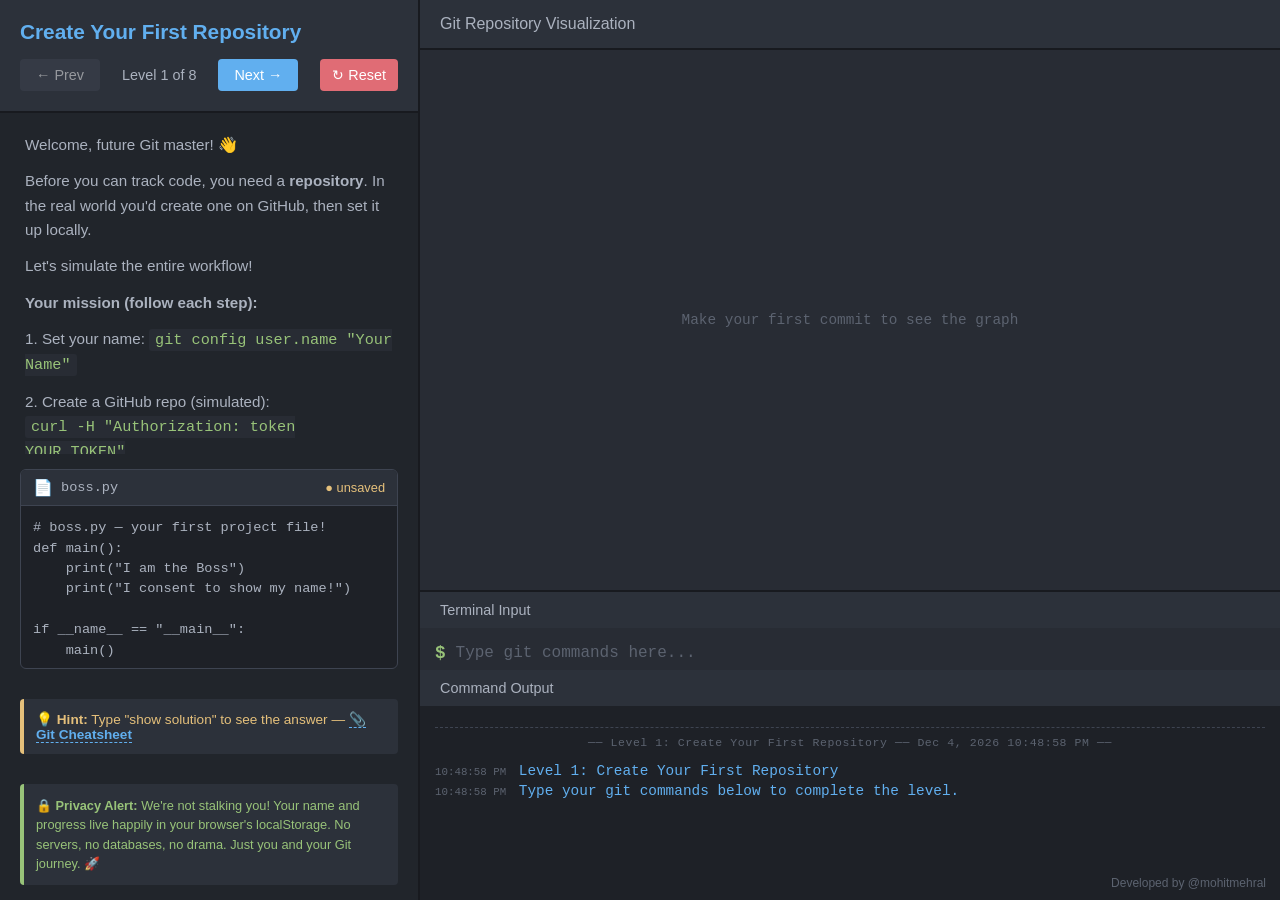
<file: index.html>
<!DOCTYPE html>
<html lang="en">
<head>
    <meta charset="UTF-8">
    <meta name="viewport" content="width=device-width, initial-scale=1.0">
    <meta name="description" content="Learn Git branching and merging with a free interactive tutorial. Practice git commit, branch, checkout, and merge in a visual terminal — no install needed. Perfect for beginners.">
    <meta name="keywords" content="learn git interactive, git branching tutorial, git merge tutorial, git commands practice, git visualization, free git tutorial, git for beginners, interactive git terminal, git branch and merge, version control tutorial">
    <meta name="author" content="Git Learning Platform">
    <meta name="robots" content="index, follow">
    <meta name="theme-color" content="#282c34">

    <!-- Open Graph -->
    <meta property="og:title" content="Learn Git Branching — Free Interactive Git Tutorial">
    <meta property="og:description" content="Practice git commit, branch, checkout and merge in a live visual terminal. 8 progressive levels, no install needed. The fastest way to learn Git branching.">
    <meta property="og:type" content="website">
    <meta property="og:url" content="https://copilot-founder.github.io/gitlearn/">
    <meta property="og:image" content="https://copilot-founder.github.io/gitlearn/preview.png">
    <meta property="og:image:width" content="1200">
    <meta property="og:image:height" content="630">
    <meta property="og:site_name" content="GitLearn">

    <!-- Twitter Card -->
    <meta name="twitter:card" content="summary_large_image">
    <meta name="twitter:title" content="Learn Git Branching — Free Interactive Git Tutorial">
    <meta name="twitter:description" content="Practice git commit, branch, checkout and merge in a live visual terminal. 8 levels, no install needed.">
    <meta name="twitter:image" content="https://copilot-founder.github.io/gitlearn/preview.png">

    <link rel="canonical" href="https://copilot-founder.github.io/gitlearn/">

    <!-- JSON-LD Structured Data -->
    <script type="application/ld+json">
    {
      "@context": "https://schema.org",
      "@type": "LearningResource",
      "name": "Learn Git Branching — Interactive Git Tutorial",
      "description": "A free interactive tutorial to learn Git branching, merging, and version control through 8 hands-on levels with a visual terminal and live commit graph.",
      "url": "https://copilot-founder.github.io/gitlearn/",
      "educationalLevel": "Beginner",
      "learningResourceType": "Interactive",
      "teaches": ["git commit", "git branch", "git checkout", "git merge", "version control", "Git branching"],
      "inLanguage": "en",
      "isAccessibleForFree": true,
      "author": { "@type": "Person", "name": "Mohit M" }
    }
    </script>
    
    <!-- Google tag (gtag.js) -->
    <script async src="https://www.googletagmanager.com/gtag/js?id=G-45XH9M6KTH"></script>
    <script>
      window.dataLayer = window.dataLayer || [];
      function gtag(){dataLayer.push(arguments);}
      gtag('js', new Date());
      gtag('config', 'G-45XH9M6KTH');
    </script>
    
    <!-- Google AdSense -->
    <script async src="https://pagead2.googlesyndication.com/pagead/js/adsbygoogle.js?client=ca-pub-5228411604893151"
     crossorigin="anonymous"></script>

    <title>Learn Git Branching — Free Interactive Git Tutorial | Practice git commit, branch, merge</title>
    <link rel="stylesheet" href="style.css">
</head>
<body>
    <h1 class="seo-h1">Learn Git Branching — Free Interactive Git Tutorial</h1>
    <div class="app-container">
        <div class="left-panel">
            <div class="level-header">
                <h2 id="level-title">Introduction to Git Commits</h2>
                <div class="level-nav">
                    <button id="prev-btn" class="nav-btn" aria-label="Previous level">← Prev</button>
                    <span id="level-indicator">Level 1 of 8</span>
                    <button id="next-btn" class="nav-btn" aria-label="Next level">Next →</button>
                    <button id="reset-btn" class="reset-btn" aria-label="Reset">↻ Reset</button>
                </div>
            </div>
            <div class="instructions" id="instructions"></div>
            <div id="code-editor" class="code-editor hidden">
                <div class="code-header">
                    <span class="file-icon">📄</span>
                    <span class="file-name">boss.py</span>
                    <span id="save-indicator" class="unsaved-indicator">● unsaved</span>
                </div>
                <pre id="code-content" class="code-content"></pre>
            </div>
            <div class="hint-box" id="hint">
                💡 <strong>Hint:</strong> Type "show solution" to see the answer &mdash; <a href="git-cheatsheet.png" download="git-cheatsheet.png" class="cheatsheet-link">📎 Git Cheatsheet</a>
            </div>
            <div class="privacy-note">
                🔒 <strong>Privacy Alert:</strong> We're not stalking you! Your name and progress live happily in your browser's localStorage. No servers, no databases, no drama. Just you and your Git journey. 🚀
            </div>
        </div>
        
        <div class="right-panel">
            <div class="visualization-container">
                <div class="viz-header">
                    <div class="viz-title-section">
                        <span>Git Repository Visualization</span>
                        <div id="viz-user-badge" class="viz-user-badge hidden">
                            <span class="badge-icon">👤</span>
                            <span id="viz-user-name"></span>
                        </div>
                    </div>
                    <div class="viz-controls"></div>
                </div>
                <div class="git-viz" id="git-viz" role="img" aria-label="Git commit tree visualization"></div>
            </div>
            
            <div class="terminal-container">
                <div class="terminal-header">Terminal Input</div>
                <div class="terminal-input-line">
                    <span class="prompt" aria-hidden="true">$</span>
                    <input type="text" id="command-input" placeholder="Type git commands here..." autocomplete="off" spellcheck="false" aria-label="Git command input">
                </div>
            </div>
            
            <div class="output-container">
                <div class="output-header">Command Output</div>
                <div class="terminal-output" id="output" role="log" aria-live="polite"></div>
            </div>
        </div>
    </div>
    <a href="https://github.com/mohitmehral" target="_blank" rel="noopener noreferrer" class="dev-credit">Developed by @mohitmehral</a>
    <script src="app.js"></script>
</body>
</html>
</file>
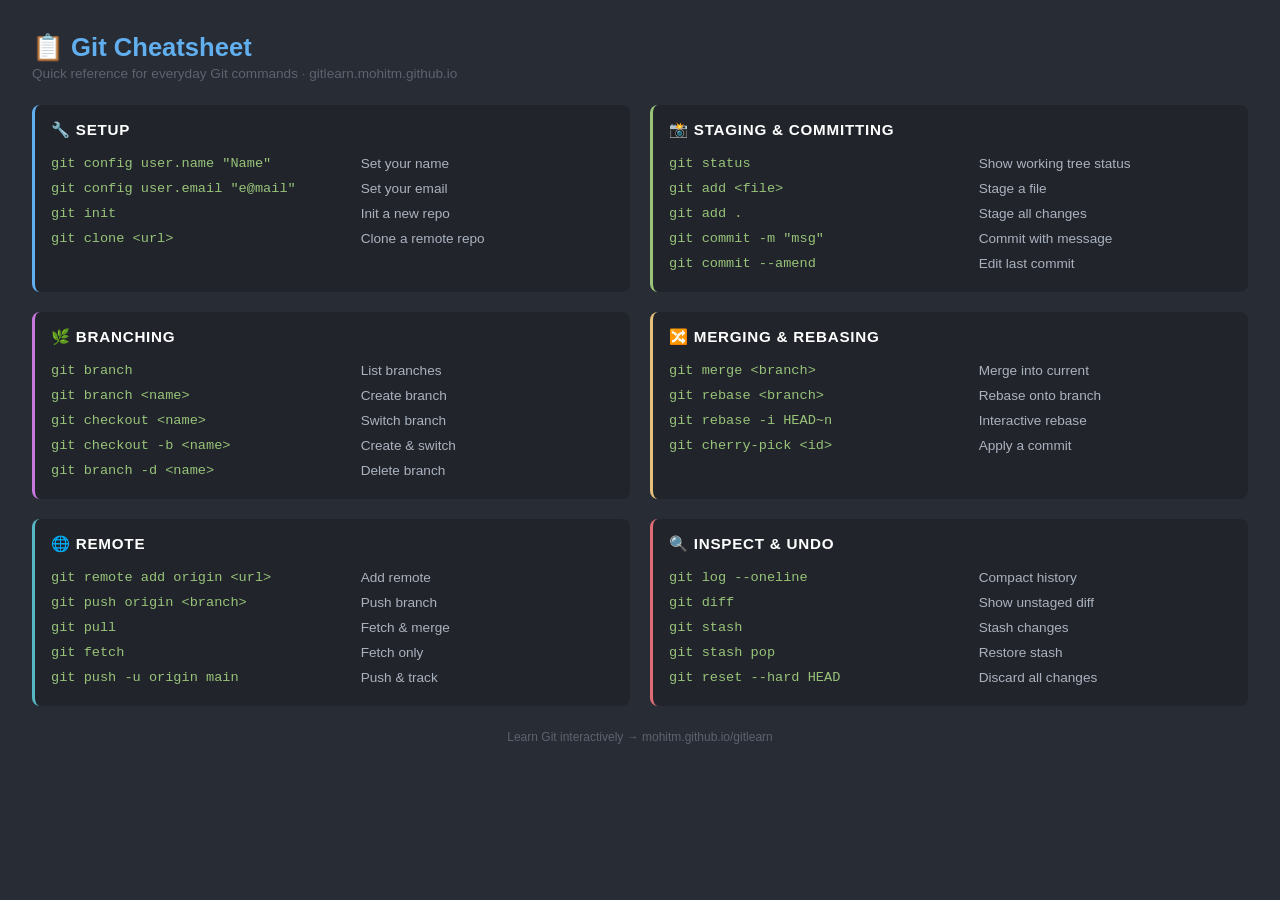
<file: git-cheatsheet.html>
<!DOCTYPE html>
<html lang="en">
<head>
<meta charset="UTF-8">
<title>Git Cheatsheet</title>
<!-- Google AdSense -->
<script async src="https://pagead2.googlesyndication.com/pagead/js/adsbygoogle.js?client=ca-pub-5228411604893151"
 crossorigin="anonymous"></script>
<style>
  * { margin: 0; padding: 0; box-sizing: border-box; }
  body { font-family: 'Segoe UI', Arial, sans-serif; background: #282c34; color: #abb2bf; padding: 32px; }
  h1 { color: #61afef; font-size: 1.6em; margin-bottom: 4px; }
  .subtitle { color: #5c6370; font-size: 0.85em; margin-bottom: 24px; }
  .grid { display: grid; grid-template-columns: 1fr 1fr; gap: 20px; }
  .section { background: #21252b; border-radius: 8px; padding: 16px; border-left: 3px solid #61afef; }
  .section:nth-child(2) { border-color: #98c379; }
  .section:nth-child(3) { border-color: #c678dd; }
  .section:nth-child(4) { border-color: #e5c07b; }
  .section:nth-child(5) { border-color: #56b6c2; }
  .section:nth-child(6) { border-color: #e06c75; }
  h2 { font-size: 0.95em; color: #fff; margin-bottom: 12px; text-transform: uppercase; letter-spacing: 0.05em; }
  table { width: 100%; border-collapse: collapse; }
  td { padding: 5px 0; font-size: 0.85em; vertical-align: top; }
  td:first-child { font-family: 'Courier New', monospace; color: #98c379; width: 55%; padding-right: 8px; }
  td:last-child { color: #abb2bf; }
  .footer { margin-top: 24px; text-align: center; color: #5c6370; font-size: 0.75em; }
  @media (max-width: 600px) {
    body { padding: 16px; }
    h1 { font-size: 1.3em; }
    .grid { grid-template-columns: 1fr; gap: 14px; }
    td { font-size: 0.8em; }
    td:first-child { width: 50%; }
  }
  @media print {
    body { background: #fff; color: #222; padding: 20px; }
    .section { background: #f5f5f5; border-radius: 4px; }
    td:first-child { color: #2a7a2a; }
    td:last-child { color: #444; }
    h1 { color: #1a5fa8; }
    h2 { color: #222; }
    .footer { color: #999; }
  }
</style>
</head>
<body>
<h1>📋 Git Cheatsheet</h1>
<p class="subtitle">Quick reference for everyday Git commands · gitlearn.mohitm.github.io</p>
<div class="grid">

  <div class="section">
    <h2>🔧 Setup</h2>
    <table>
      <tr><td>git config user.name "Name"</td><td>Set your name</td></tr>
      <tr><td>git config user.email "e@mail"</td><td>Set your email</td></tr>
      <tr><td>git init</td><td>Init a new repo</td></tr>
      <tr><td>git clone &lt;url&gt;</td><td>Clone a remote repo</td></tr>
    </table>
  </div>

  <div class="section">
    <h2>📸 Staging &amp; Committing</h2>
    <table>
      <tr><td>git status</td><td>Show working tree status</td></tr>
      <tr><td>git add &lt;file&gt;</td><td>Stage a file</td></tr>
      <tr><td>git add .</td><td>Stage all changes</td></tr>
      <tr><td>git commit -m "msg"</td><td>Commit with message</td></tr>
      <tr><td>git commit --amend</td><td>Edit last commit</td></tr>
    </table>
  </div>

  <div class="section">
    <h2>🌿 Branching</h2>
    <table>
      <tr><td>git branch</td><td>List branches</td></tr>
      <tr><td>git branch &lt;name&gt;</td><td>Create branch</td></tr>
      <tr><td>git checkout &lt;name&gt;</td><td>Switch branch</td></tr>
      <tr><td>git checkout -b &lt;name&gt;</td><td>Create &amp; switch</td></tr>
      <tr><td>git branch -d &lt;name&gt;</td><td>Delete branch</td></tr>
    </table>
  </div>

  <div class="section">
    <h2>🔀 Merging &amp; Rebasing</h2>
    <table>
      <tr><td>git merge &lt;branch&gt;</td><td>Merge into current</td></tr>
      <tr><td>git rebase &lt;branch&gt;</td><td>Rebase onto branch</td></tr>
      <tr><td>git rebase -i HEAD~n</td><td>Interactive rebase</td></tr>
      <tr><td>git cherry-pick &lt;id&gt;</td><td>Apply a commit</td></tr>
    </table>
  </div>

  <div class="section">
    <h2>🌐 Remote</h2>
    <table>
      <tr><td>git remote add origin &lt;url&gt;</td><td>Add remote</td></tr>
      <tr><td>git push origin &lt;branch&gt;</td><td>Push branch</td></tr>
      <tr><td>git pull</td><td>Fetch &amp; merge</td></tr>
      <tr><td>git fetch</td><td>Fetch only</td></tr>
      <tr><td>git push -u origin main</td><td>Push &amp; track</td></tr>
    </table>
  </div>

  <div class="section">
    <h2>🔍 Inspect &amp; Undo</h2>
    <table>
      <tr><td>git log --oneline</td><td>Compact history</td></tr>
      <tr><td>git diff</td><td>Show unstaged diff</td></tr>
      <tr><td>git stash</td><td>Stash changes</td></tr>
      <tr><td>git stash pop</td><td>Restore stash</td></tr>
      <tr><td>git reset --hard HEAD</td><td>Discard all changes</td></tr>
    </table>
  </div>

</div>
<p class="footer">Learn Git interactively → mohitm.github.io/gitlearn</p>
</body>
</html>
</file>
<file: style.css>
.seo-h1 {
    position: absolute;
    width: 1px;
    height: 1px;
    overflow: hidden;
    clip: rect(0,0,0,0);
    white-space: nowrap;
}

* {
    margin: 0;
    padding: 0;
    box-sizing: border-box;
}

body {
    font-family: -apple-system, BlinkMacSystemFont, 'Segoe UI', Arial, sans-serif;
    background: #282c34;
    color: #abb2bf;
    height: 100vh;
    overflow: hidden;
}

.app-container {
    display: flex;
    height: 100vh;
}

.left-panel {
    width: 35%;
    min-width: 280px;
    max-width: 420px;
    flex-shrink: 0;
    background: #21252b;
    display: flex;
    flex-direction: column;
    border-right: 2px solid #181a1f;
}

.level-header {
    padding: 20px;
    background: #2c313a;
    border-bottom: 2px solid #181a1f;
    position: relative;
}

.user-badge {
    position: absolute;
    top: 20px;
    right: 20px;
    background: #61afef;
    color: #fff;
    padding: 6px 12px;
    border-radius: 20px;
    font-size: 0.9em;
    display: flex;
    align-items: center;
    gap: 6px;
    box-shadow: 0 2px 8px rgba(97, 175, 239, 0.3);
}

.user-badge.hidden {
    display: none;
}

.badge-icon {
    font-size: 1.1em;
}

.level-header h2 {
    color: #61afef;
    font-size: 1.3em;
    margin-bottom: 15px;
}

.level-nav {
    display: flex;
    justify-content: space-between;
    align-items: center;
    gap: 10px;
}

.nav-btn {
    background: #61afef;
    color: #fff;
    border: none;
    padding: 8px 16px;
    border-radius: 4px;
    cursor: pointer;
    font-size: 0.9em;
    transition: background 0.2s;
}

.nav-btn:hover {
    background: #528bcc;
}

.nav-btn:disabled {
    background: #3e4451;
    cursor: not-allowed;
    opacity: 0.5;
}

#level-indicator {
    color: #abb2bf;
    font-size: 0.9em;
}

.instructions {
    flex: 1;
    padding: 20px 25px;
    overflow-y: auto;
    line-height: 1.6;
    font-size: 0.95em;
}

.instructions p {
    margin-bottom: 12px;
}

.instructions code {
    background: #282c34;
    padding: 2px 6px;
    border-radius: 3px;
    color: #98c379;
    font-family: 'Courier New', monospace;
}

.hint-box {
    margin: 15px 20px;
    padding: 12px;
    background: #2c313a;
    border-left: 4px solid #e5c07b;
    border-radius: 4px;
    color: #e5c07b;
    font-size: 0.85em;
}

.cheatsheet-link {
    color: #61afef;
    text-decoration: none;
    font-weight: 600;
    border-bottom: 1px dashed #61afef;
}

.cheatsheet-link:hover {
    color: #98c379;
    border-color: #98c379;
}

.privacy-note {
    margin: 15px 20px;
    padding: 12px;
    background: #2c313a;
    border-left: 4px solid #98c379;
    border-radius: 4px;
    color: #98c379;
    font-size: 0.8em;
    line-height: 1.5;
}

.code-editor {
    margin: 15px 20px;
    background: #1e2127;
    border-radius: 6px;
    overflow: hidden;
    border: 1px solid #3e4451;
    max-height: 200px;
}

.code-editor.hidden {
    display: none;
}

.code-header {
    background: #2c313a;
    padding: 8px 12px;
    display: flex;
    align-items: center;
    gap: 8px;
    border-bottom: 1px solid #3e4451;
}

.file-icon {
    font-size: 1em;
}

.file-name {
    color: #abb2bf;
    font-family: 'Courier New', monospace;
    font-size: 0.85em;
}

.unsaved-indicator {
    color: #e5c07b;
    font-size: 0.8em;
    margin-left: auto;
}

.saved-indicator {
    color: #98c379;
    font-size: 0.8em;
    margin-left: auto;
}

.code-content {
    padding: 12px;
    margin: 0;
    color: #abb2bf;
    font-family: 'Courier New', monospace;
    font-size: 0.85em;
    line-height: 1.5;
    overflow-x: auto;
}

.code-content::selection {
    background: #3e4451;
}

.right-panel {
    flex: 1;
    display: flex;
    flex-direction: column;
}

.visualization-container {
    flex: 1;
    background: #282c34;
    display: flex;
    flex-direction: column;
}

.viz-header {
    padding: 15px 20px;
    background: #2c313a;
    border-bottom: 2px solid #181a1f;
    display: flex;
    justify-content: space-between;
    align-items: center;
    color: #abb2bf;
    font-weight: 500;
    flex-shrink: 0;
}

.viz-controls {
    display: flex;
    align-items: center;
    gap: 10px;
}

.viz-title-section {
    display: flex;
    align-items: center;
    gap: 15px;
}

.viz-user-badge {
    background: #61afef;
    color: #fff;
    padding: 4px 10px;
    border-radius: 15px;
    font-size: 0.85em;
    display: flex;
    align-items: center;
    gap: 5px;
}

.viz-user-badge.hidden {
    display: none;
}

.reset-btn {
    background: #e06c75;
    color: #fff;
    border: none;
    padding: 8px 12px;
    border-radius: 4px;
    cursor: pointer;
    font-size: 0.9em;
    transition: background 0.2s;
    white-space: nowrap;
}

.reset-btn:hover {
    background: #be5046;
}

.git-viz {
    flex: 1;
    overflow: auto;
    display: flex;
    align-items: flex-start;
    min-width: 0;
}

.commit-node {
    cursor: pointer;
}

.commit-node circle {
    transition: r 0.15s ease;
}

.commit-node:hover circle {
    r: 22;
}

.commit-tooltip {
    pointer-events: none;
}

#tree-svg {
    display: block;
    flex-shrink: 0;
}

.viz-empty {
    margin: auto;
    color: #5c6370;
    font-size: 0.9em;
    font-family: 'Courier New', monospace;
}

.terminal-container {
    height: 80px;
    background: #1e2127;
    border-top: 2px solid #181a1f;
    border-bottom: 2px solid #181a1f;
    display: flex;
    flex-direction: column;
}

.terminal-header {
    padding: 10px 20px;
    background: #2c313a;
    color: #abb2bf;
    font-weight: 500;
    font-size: 0.9em;
    display: flex;
    justify-content: space-between;
    align-items: center;
}

.terminal-controls {
    display: flex;
    align-items: center;
    gap: 10px;
}

.user-badge {
    background: #61afef;
    color: #fff;
    padding: 4px 10px;
    border-radius: 15px;
    font-size: 0.85em;
    display: flex;
    align-items: center;
    gap: 5px;
}

.user-badge.hidden {
    display: none;
}

.output-container {
    height: 230px;
    background: #1e2127;
    display: flex;
    flex-direction: column;
}

.output-header {
    padding: 10px 20px;
    background: #2c313a;
    color: #abb2bf;
    font-weight: 500;
    font-size: 0.9em;
}

.terminal-output {
    flex: 1;
    padding: 15px;
    overflow-y: auto;
    font-family: 'Courier New', monospace;
    font-size: 0.9em;
}

.output-line {
    margin: 4px 0;
    color: #abb2bf;
}

.timestamp {
    color: #5c6370;
    font-size: 0.75em;
    margin-right: 4px;
    user-select: none;
}

.level-divider {
    color: #5c6370;
    font-size: 0.8em;
    text-align: center;
    padding: 8px 0;
    margin: 6px 0;
    border-top: 1px dashed #3e4451;
    letter-spacing: 0.05em;
}

.success {
    color: #98c379;
}

.error {
    color: #e06c75;
}

.info {
    color: #61afef;
}

.warning {
    color: #e5c07b;
}

.terminal-input-line {
    display: flex;
    align-items: center;
    padding: 15px;
    background: #282c34;
    flex: 1;
}

.prompt {
    color: #98c379;
    margin-right: 10px;
    font-family: 'Courier New', monospace;
    font-weight: bold;
    font-size: 1.1em;
}

#command-input {
    flex: 1;
    background: transparent;
    border: none;
    color: #abb2bf;
    font-family: 'Courier New', monospace;
    font-size: 1em;
    outline: none;
}

#command-input::placeholder {
    color: #5c6370;
}

.dev-credit {
    position: fixed;
    bottom: 10px;
    right: 14px;
    color: #5c6370;
    font-size: 0.75em;
    text-decoration: none;
    z-index: 10;
    transition: color 0.2s;
}

.dev-credit:hover {
    color: #61afef;
}


@media (max-width: 1024px) {
    body {
        height: auto;
        overflow: auto;
    }

    .app-container {
        flex-direction: column;
        height: auto;
        min-height: 100vh;
    }
    
    .left-panel {
        width: 100%;
        max-width: none;
        height: auto;
        border-right: none;
        border-bottom: 2px solid #181a1f;
    }
    
    .instructions {
        max-height: 200px;
    }

    .visualization-container {
        min-height: 220px;
    }

    .terminal-container {
        height: 80px;
    }
    
    .output-container {
        height: 150px;
    }
}

@media (max-width: 768px) {
    .level-header {
        padding: 14px;
    }

    .level-header h2 {
        font-size: 1.1em;
    }

    .level-nav {
        flex-wrap: wrap;
        gap: 8px;
    }

    .nav-btn, .reset-btn {
        padding: 10px 18px;
        min-height: 44px;
        font-size: 1em;
    }

    .instructions {
        padding: 14px 16px;
        font-size: 0.9em;
        max-height: 180px;
    }

    .hint-box, .privacy-note {
        margin: 10px 14px;
        padding: 10px;
    }

    .code-editor {
        margin: 10px 14px;
    }

    #command-input {
        font-size: 16px; /* prevents iOS auto-zoom */
    }

    .terminal-input-line {
        padding: 12px;
    }

    .viz-header {
        padding: 10px 14px;
        font-size: 0.85em;
    }

    .terminal-output {
        font-size: 0.85em;
        padding: 10px;
    }
}

@media (max-width: 480px) {
    .level-header h2 {
        font-size: 1em;
        margin-bottom: 10px;
    }

    .nav-btn, .reset-btn {
        padding: 10px 12px;
        font-size: 0.9em;
    }

    #level-indicator {
        font-size: 0.8em;
    }

    .instructions {
        font-size: 0.85em;
        max-height: 160px;
    }

    .viz-title-section {
        flex-direction: column;
        align-items: flex-start;
        gap: 6px;
    }
}
</file>
